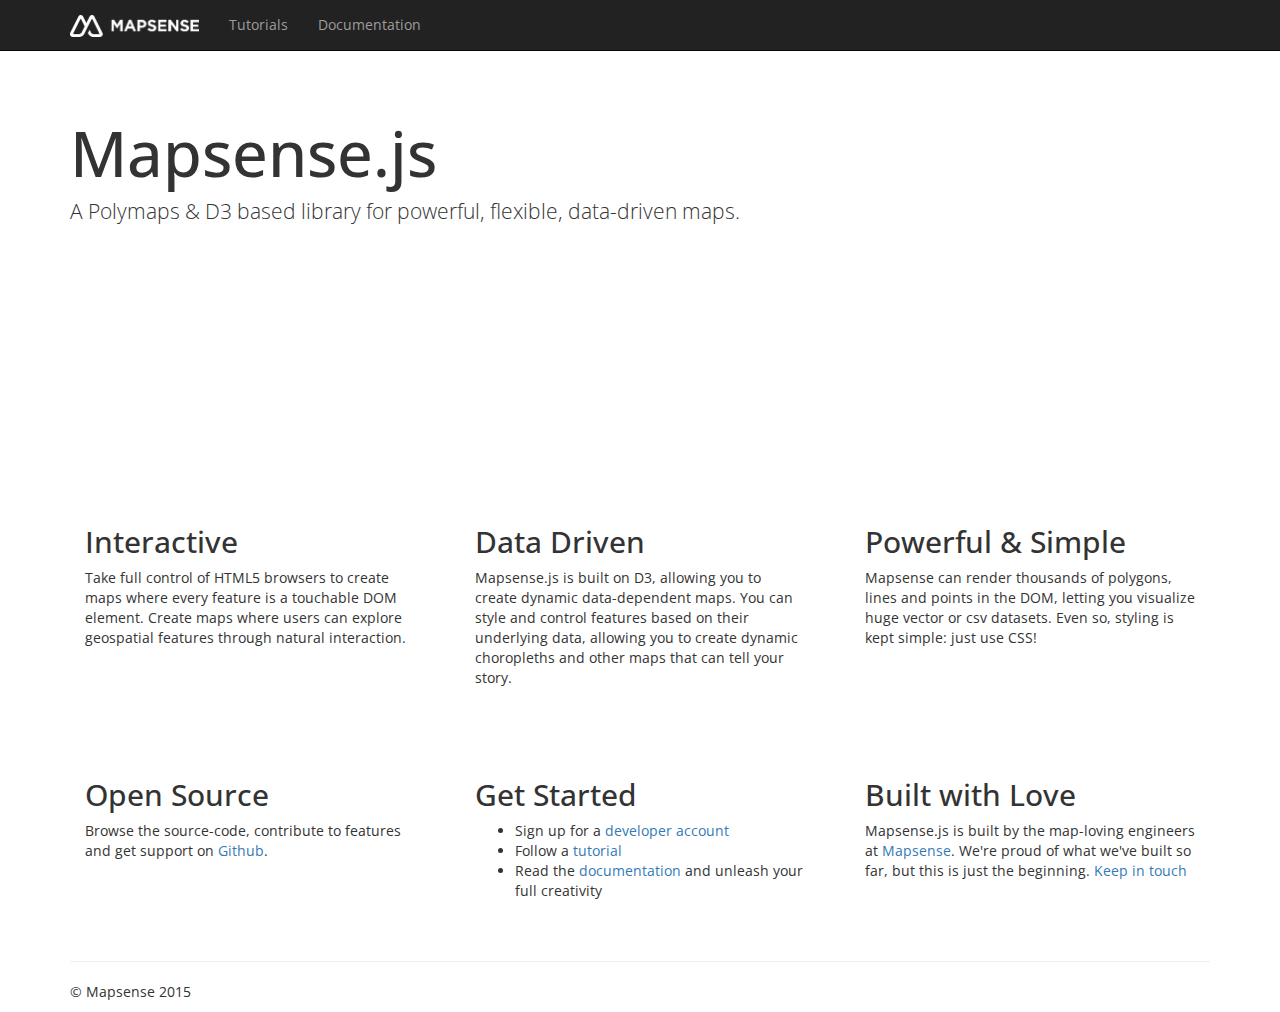
<file: index.html>
<!DOCTYPE html>
<html lang="en">
<head>
  <meta charset="utf-8">
  <meta http-equiv="X-UA-Compatible" content="IE=edge">
  <meta name="viewport" content="width=device-width, initial-scale=1">
  <meta name="description" content="">
  <meta name="author" content="">
  <link rel="icon" href="../../favicon.ico">

  <title>Mapsense.js</title>

  <link href="dist/css/bootstrap.min.css" rel="stylesheet">
  <link href='http://fonts.googleapis.com/css?family=Open+Sans:300italic,400italic,600italic,700italic,800italic,700,300,600,800,400&subset=cyrillic-ext,latin' rel='stylesheet' type='text/css'>
  <script src="https://ajax.googleapis.com/ajax/libs/jquery/1.11.1/jquery.min.js"></script>
  <script src="dist/js/bootstrap.min.js"></script>
  <script src="js/polymaps-transition.js"></script>
  <script src="http://d3js.org/d3.v3.min.js" charset="utf-8"></script>
  <script src="http://d3js.org/topojson.v1.min.js" charset="utf-8"></script>

  <style>

    body {
      font-family: 'Open Sans';
      padding-top: 50px;
    }
    .starter-template {
      padding: 40px 15px;
      text-align: center;
    }

    .mapDiv {
      background-color: transparent;
      pointer-events: none;
      margin-bottom: 0px;
    }

    .lead{
      position: relative; 
      z-index: 1;
      background-color: rgba(255,255,255,.7);
      pointer-events: none;
    }
    path {
      vector-effect: non-scaling-stroke;
      stroke-linejoin: round;
      stroke: grey;
      fill: none;
      stroke-linecap: round;
    }
    .rectile {
      fill: white; }
      .desc{
        padding: 30px;
      }
    </style>

  </head>

  <body>

    <nav class="navbar navbar-inverse navbar-fixed-top">
      <div class="container">
        <div class="navbar-header">
          <button type="button" class="navbar-toggle collapsed" data-toggle="collapse" data-target="#navbar" aria-expanded="false" aria-controls="navbar">
            <span class="sr-only">Toggle navigation</span>
            <span class="icon-bar"></span>
            <span class="icon-bar"></span>
            <span class="icon-bar"></span>
          </button>
          <a class="navbar-brand" href="index.html"><img src='img/Mapsense_Horiz_White.png' height='22px'></img></a>
        </div>
        <div id="navbar" class="collapse navbar-collapse">
          <ul class="nav navbar-nav">
            <li><a href="tutorialNew.html">Tutorials</a></li>
            <li><a href="http://github.com/mapsense/polymaps" target="_blank">Documentation</a></li>
          </ul>
        </div><!--/.nav-collapse -->
      </div>
    </nav>
    
    <div class="jumbotron mapDiv">
      <div class="container lead">
        <h1>Mapsense.js</h1>
        <p>A Polymaps & D3 based library for powerful, flexible, data-driven maps.</p>
      </div>
    </div>


    <div class="container" style='margin-top:165px'>

      <div class="row">

        <div class="col-md-4 desc">
          <h2>Interactive</h2>
          <p>Take full control of HTML5 browsers to create maps where every feature is a touchable DOM element. Create maps where users can explore geospatial features through natural interaction. </p>
        </div>

        <div class="col-md-4 desc">
          <h2>Data Driven</h2>
          <p>Mapsense.js is built on D3, allowing you to create dynamic data-dependent maps. You can style and control features based on their underlying data, allowing you to create dynamic choropleths and other maps that can tell your story. </p>
        </div>

        <div class="col-md-4 desc">
          <h2>Powerful & Simple</h2>
          <p>Mapsense can render thousands of polygons, lines and points in the DOM, letting you visualize huge vector or csv datasets. Even so, styling is kept simple: just use CSS!</p>
        </div>

        </div>

      <div class="row" >

        <div class="col-md-4 desc">
          <h2>Open Source</h2>
          <p>Browse the source-code, contribute to features and get support on <a href="http://github.com/mapsense/polymaps" target="_blank">Github</a>.</p>
        </div>

        <div class="col-md-4 desc">
          <h2>Get Started</h2>
          <ul>
            <li>Sign up for a <a href='https://explore.mapsense.co/' target='_blank'>developer account</a></li>
            <li>Follow a <a href='http://mapsense.github.io/polymaps/tutorial.html' target='_blank'>tutorial</a></li>
            <li>Read the <a href='https://github.com/mapsense/polymaps' target='_blank'>documentation</a> and unleash your full creativity</li>
          </ul>
        </div>

        <div class="col-md-4 desc">
          <h2>Built with Love</h2>
          <p>Mapsense.js is built by the map-loving engineers at <a href='http://www.mapsense.co' target='_blank'>Mapsense</a>. We're proud of what we've built so far, but this is just the beginning. <a href='http://www.mapsense.co/developer/' target='_blank'>Keep in touch</a></p>
        </div>

      </div>


  <hr>
  <footer>
    <p>&copy; Mapsense 2015</p>
  </footer>
</div> <!-- /container -->




</body>
<script src="js/tile-browser.js"></script>
</html>
</file>
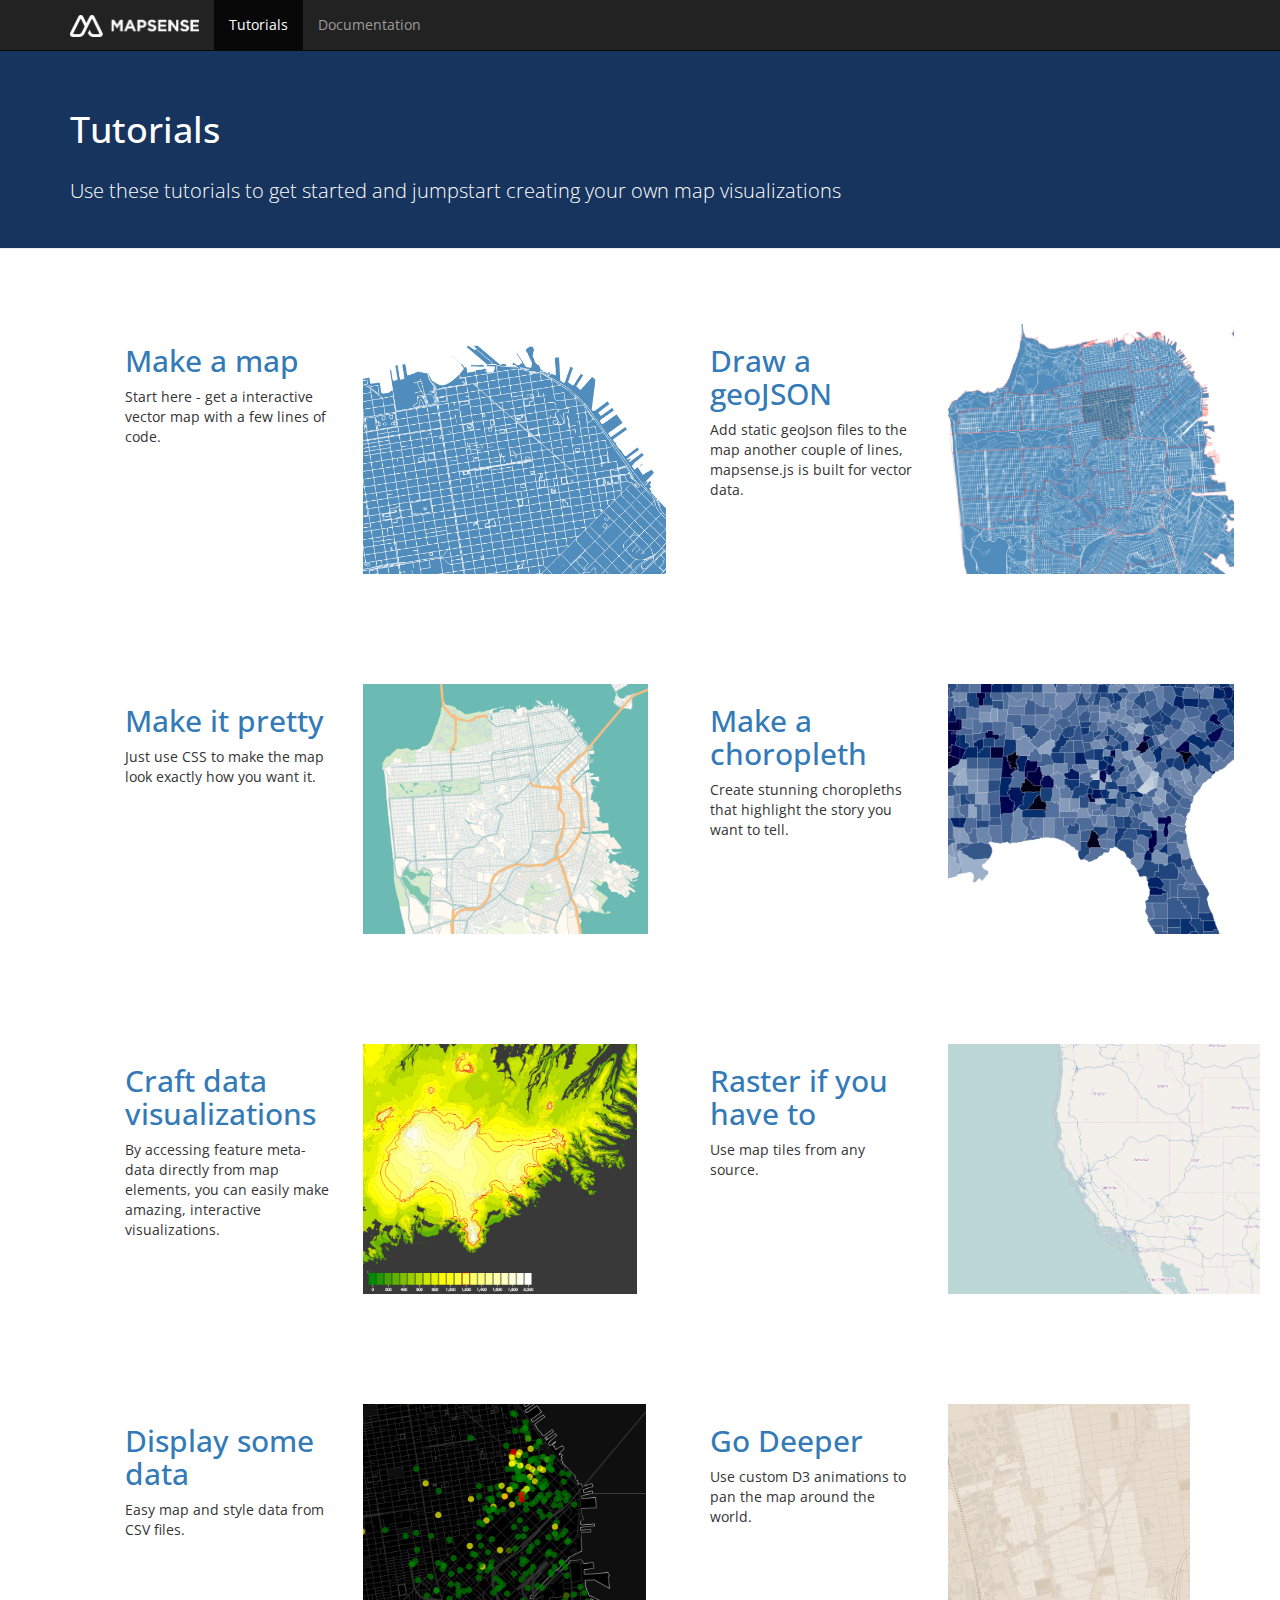
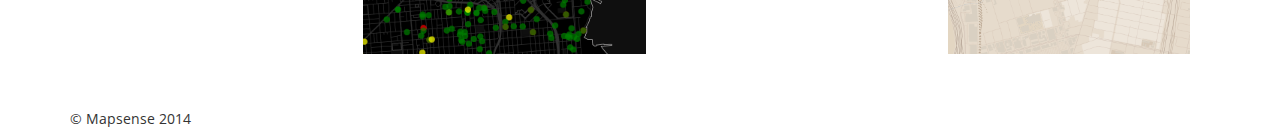
<file: tutorial.html>
<!DOCTYPE html>
  <html lang="en">
  <head>
    <meta charset="utf-8">
    <meta http-equiv="X-UA-Compatible" content="IE=edge">
    <meta name="viewport" content="width=device-width, initial-scale=1">
    <meta name="description" content="">
    <meta name="author" content="">
    <link rel="icon" href="../../favicon.ico">

    <title>Mapsense Tutorials</title>

    <link href="dist/css/bootstrap.min.css" rel="stylesheet">
    <link href='http://fonts.googleapis.com/css?family=Open+Sans:300italic,400italic,600italic,700italic,800italic,700,300,600,800,400&subset=cyrillic-ext,latin' rel='stylesheet' type='text/css'>
    <script src="https://ajax.googleapis.com/ajax/libs/jquery/1.11.1/jquery.min.js"></script>
    <script src="dist/js/bootstrap.min.js"></script>
    <script src="js/polymaps-transition.js"></script>
    <script src="http://d3js.org/d3.v3.min.js" charset="utf-8"></script>
    <script src="http://d3js.org/topojson.v1.min.js" charset="utf-8"></script>


    <style>
      body {
        font-family: 'Open Sans';
        padding-top: 50px;
      }
      .starter-template {
        padding: 40px 15px;
        text-align: center;
      }

      .mapDiv {
        background-color: transparent;
        pointer-events: none;
        margin-bottom: 0px;
      }

      .map{
        height: 450px;
        margin-top: -45px;
      }

      .lead{
        position: absolute; 
        margin-left: 85px
      }
      path {
        vector-effect: non-scaling-stroke;
        stroke-linejoin: round;
        stroke: grey;
        fill: none;
        stroke-linecap: round;
      }
      .rectile {
        fill: white; }
        .tutorialOuter{
          padding: 55px;
        }

      </style>

    </head>

    <body>
    <div class='page-header' style='padding-bottom: 35px; margin-top: 0; padding-top: 40px; background-color: #16345D; color: #fff'>
    <div class='container'>
    <h1 class=''> Tutorials </h1>
    <h2><small style='color: #fff; font-weight: 200'> Use these tutorials to get started and jumpstart creating your own map visualizations </small></h2>
    </div>
    </div>

      <nav class="navbar navbar-inverse navbar-fixed-top">
        <div class="container">
          <div class="navbar-header">
            <button type="button" class="navbar-toggle collapsed" data-toggle="collapse" data-target="#navbar" aria-expanded="false" aria-controls="navbar">
              <span class="sr-only">Toggle navigation</span>
              <span class="icon-bar"></span>
              <span class="icon-bar"></span>
              <span class="icon-bar"></span>
            </button>
            <a class="navbar-brand" href="index.html"><img src='img/Mapsense_Horiz_White.png' height='22px'></img></a>
          </div>
          <div id="navbar" class="collapse navbar-collapse">
            <ul class="nav navbar-nav">
              <li class="active"><a  href="tutorial.html">Tutorials</a></li>
              <li><a href="http://github.com/mapsense/polymaps" target="_blank">Documentation</a></li>
            </ul>
          </div><!--/.nav-collapse -->
        </div>
      </nav>
      

      <div class="container" style="margin-top:20px">

        <div class="row" >

          <div class='col-md-6 tutorialOuter'>
            <div class="col-md-6" >
              <a href="http://bl.ocks.org/erex78/c5fea7fa5164950197d2" target="_blank">
                <h2>Make a map</h2>
              </a>
              <p> Start here - get a interactive vector map with a few lines of code. </p>
            </div>
            <div class="col-md-6">
              <a href="http://bl.ocks.org/erex78/c5fea7fa5164950197d2" target="_blank">
               <img src="img/makemap.png" height='250px'></img>
              </a>
            </div>
          </div>

          <div class='col-md-6 tutorialOuter'>
            <div class="col-md-6" >
              <a href="http://bl.ocks.org/erex78/979667a7beaeeb26851f" target="_blank">
                <h2>Draw a geoJSON</h2>
              </a>
              <p> Add static geoJson files to the map another couple of lines, mapsense.js is built for vector data. </p>
            </div>
            <div class="col-md-6">
              <a href="http://bl.ocks.org/erex78/979667a7beaeeb26851f" target="_blank">
                <img src="img/geojson.png" height='250px'></img>
              </a>
              </div>
          </div>

        </div>
 
      
        <div class="row" >

          <div class='col-md-6 tutorialOuter'>
            <div class="col-md-6" >
              <a href="http://bl.ocks.org/erex78/d83a7e8588c31d897801" target="_blank">
                <h2>Make it pretty</h2>
              </a>
              <p> Just use CSS to make the map look exactly how you want it. </p>
            </div>
            <div class="col-md-6">
              <a href="http://bl.ocks.org/erex78/d83a7e8588c31d897801" target="_blank">
               <img src="img/pretty.png" height='250px'></img>
              </a>
            </div>
          </div>

          <div class='col-md-6 tutorialOuter'>
            <div class="col-md-6" >
              <a href="http://bl.ocks.org/erex78/3f83c87203ce8f664e60" target="_blank">
                <h2>Make a choropleth</h2>
              </a>
              <p> Create stunning choropleths that highlight the story you want to tell.  </p>
            </div>
            <div class="col-md-6">
              <a href="http://bl.ocks.org/erex78/3f83c87203ce8f664e60" target="_blank">
                <img src="img/choro.png" height='250px'></img>
              </a>
              </div>
          </div>

        </div>
        <div class="row" >

          <div class='col-md-6 tutorialOuter'>
            <div class="col-md-6" >
              <a href="http://bl.ocks.org/erex78/718a91e62dae0d48abf6" target="_blank">
                <h2>Craft data visualizations</h2>
              </a>
              <p> By accessing feature meta-data directly from map elements, you can easily make amazing, interactive visualizations. </p>
            </div>
            <div class="col-md-6">
              <a href="http://bl.ocks.org/erex78/718a91e62dae0d48abf6" target="_blank">
               <img src="img/iceland.png" height='250px'></img>
              </a>
            </div>
          </div>

          <div class='col-md-6 tutorialOuter'>
            <div class="col-md-6" >
              <a href="http://bl.ocks.org/erex78/11171492c43c38edff25" target="_blank">
                <h2>Raster if you have to</h2>
              </a>
              <p> Use map tiles from any source.  </p>
            </div>
            <div class="col-md-6">
              <a href="http://bl.ocks.org/erex78/11171492c43c38edff25" target="_blank">
                <img src="img/raster.png" height='250px'></img>
              </a>
              </div>
          </div>

        </div>
        <div class="row" >

          <div class='col-md-6 tutorialOuter'>
            <div class="col-md-6" >
              <a href="http://bl.ocks.org/erex78/6ab6607321630e3db24c" target="_blank">
                <h2>Display some data</h2>
              </a>
              <p> Easy map and style data from CSV files. </p>
            </div>
            <div class="col-md-6">
              <a href="http://bl.ocks.org/erex78/6ab6607321630e3db24c" target="_blank">
               <img src="img/data.png" height='250px'></img>
              </a>
            </div>
          </div>

          <div class='col-md-6 tutorialOuter'>
            <div class="col-md-6" >
              <a href="http://bl.ocks.org/erex78/c879a8db4c444a7b8cdc" target="_blank">
                <h2>Go Deeper</h2>
              </a>
              <p> Use custom D3 animations to pan the map around the world. </p>
            </div>
            <div class="col-md-6">
              <a href="http://bl.ocks.org/erex78/c879a8db4c444a7b8cdc" target="_blank">
                <img src="img/pan.png" height='250px'></img>
              </a>
              </div>
          </div>

        </div>


      <footer>
        <p>&copy; Mapsense 2014</p>
      </footer>
    </div> <!-- /container -->




  </body>

  </html>
</file>
